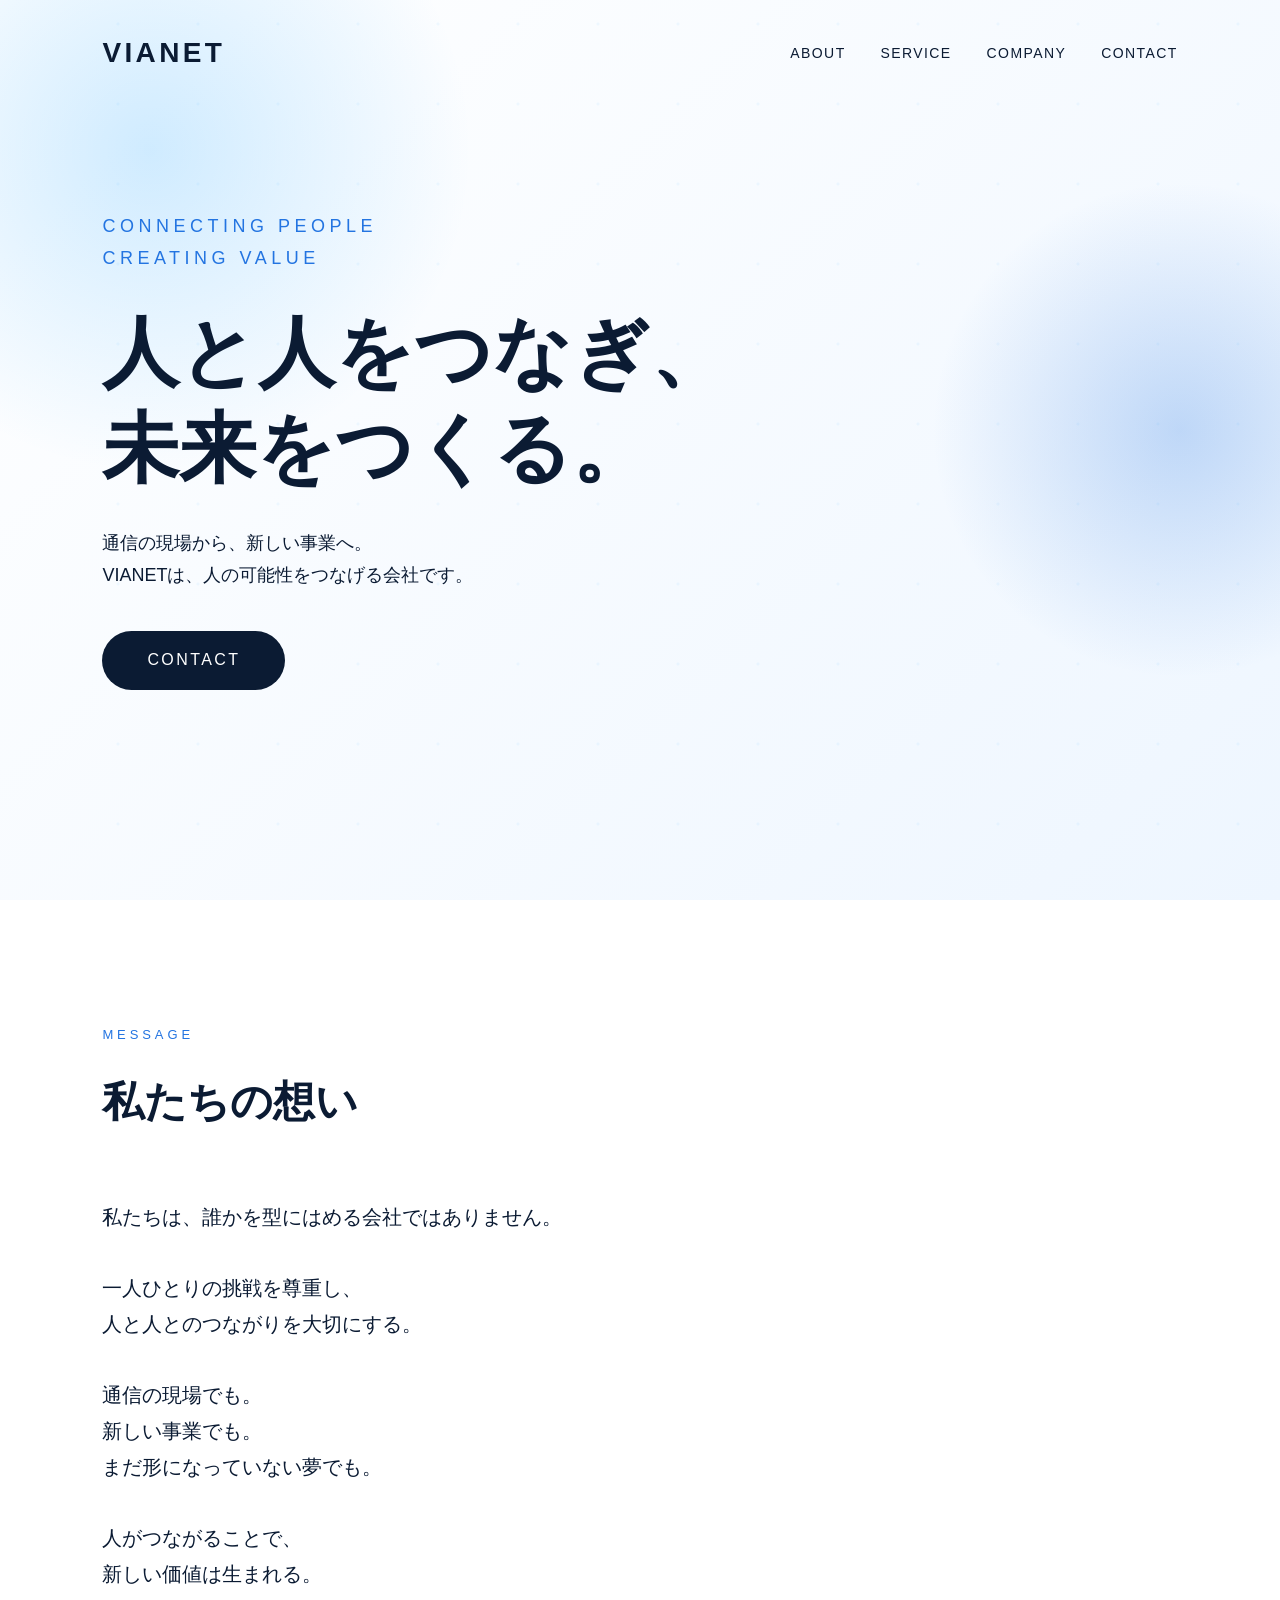
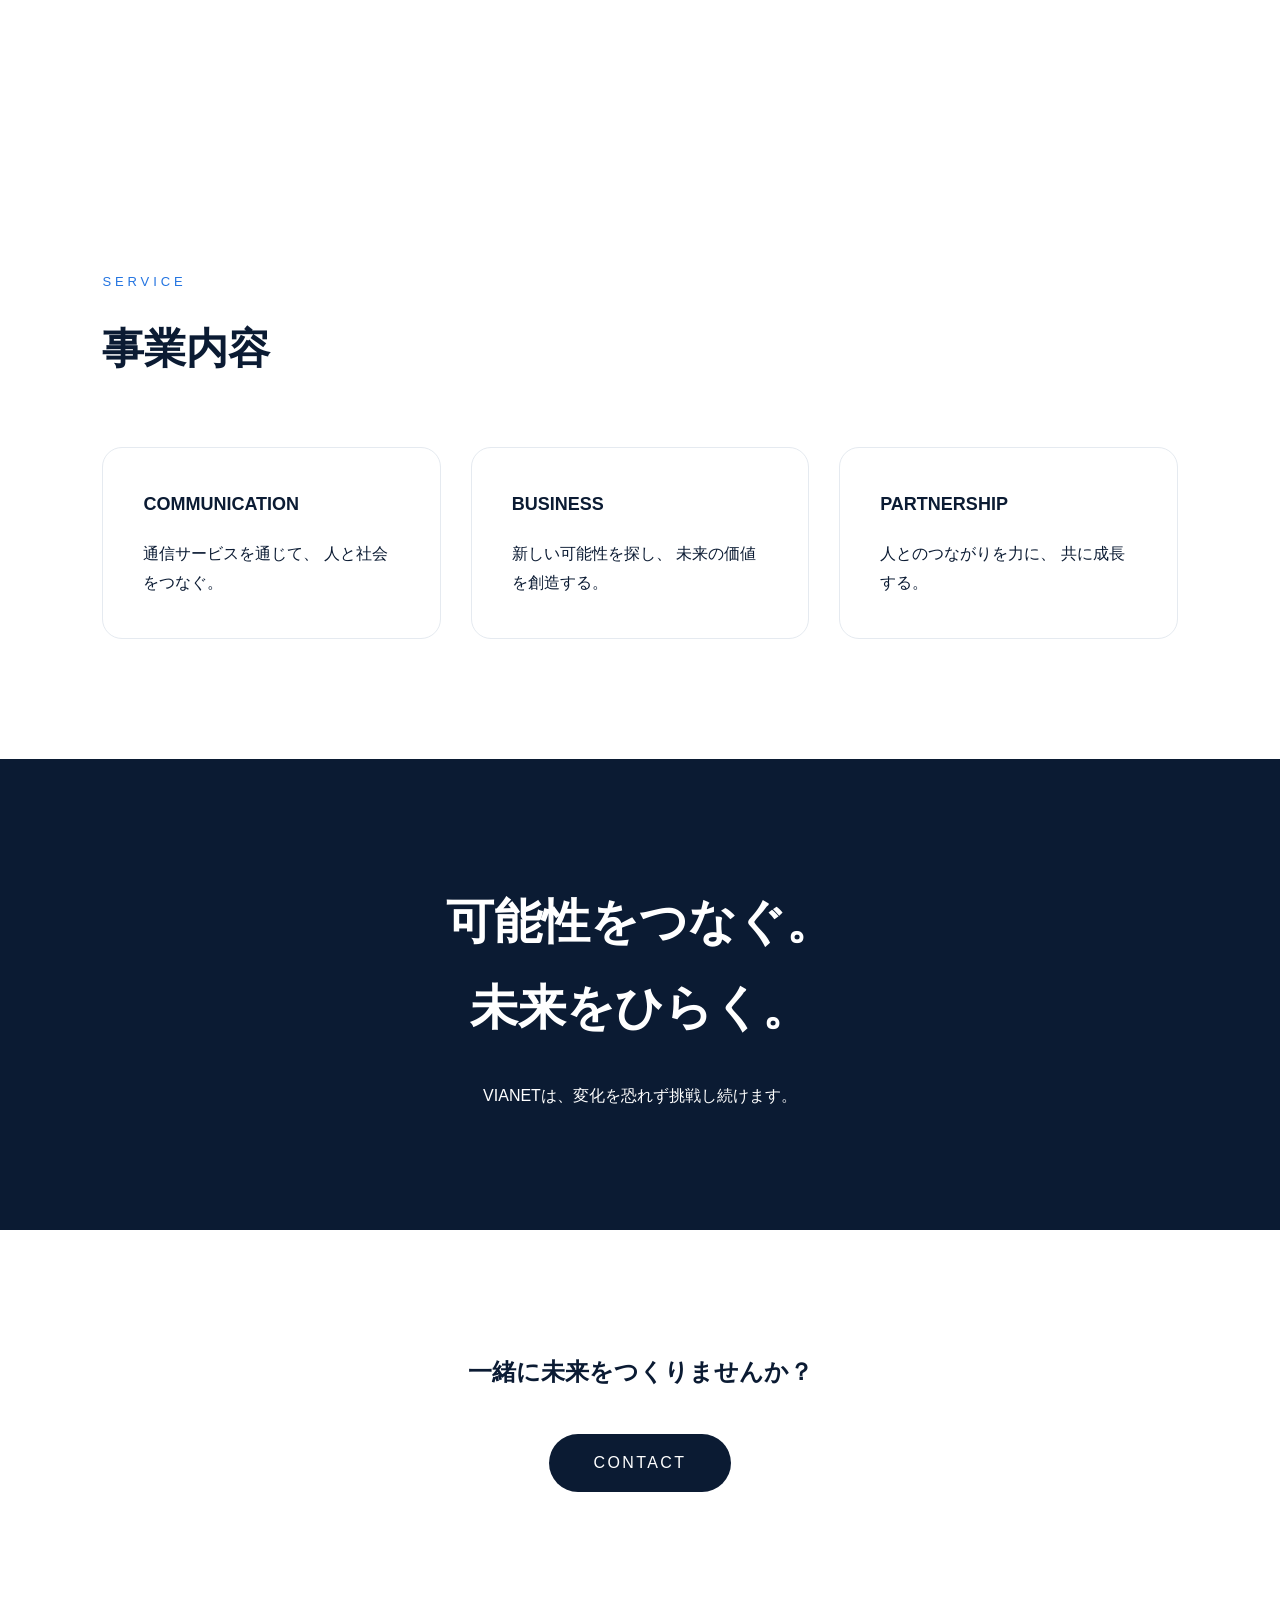
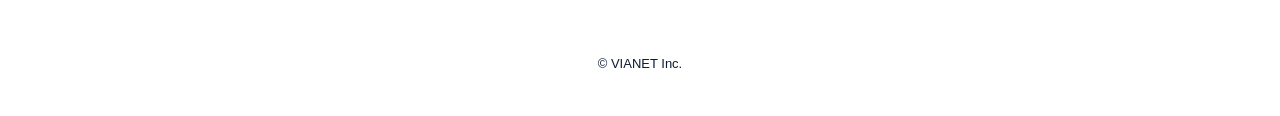
<file: index.html>
<!DOCTYPE html>
<html lang="ja">
<head>
  <meta charset="UTF-8">
  <meta name="viewport" content="width=device-width, initial-scale=1.0">
  <title>VIANET | 人と人をつなぎ、新しい価値を生み出す</title>
  <meta name="description" content="VIANETは通信を軸に、人と人とのつながりから新しい価値を創造する会社です。">
  <link rel="stylesheet" href="css/style.css">
  <link rel="stylesheet" href="css/responsive.css">
</head>
<body>
<header class="header">
  <div class="logo">
    VIANET
  </div>
  <nav>
    <a href="about.html">ABOUT</a>
    <a href="service.html">SERVICE</a>
    <a href="company.html">COMPANY</a>
    <a href="contact.html">CONTACT</a>
  </nav>
<button class="menu-btn" type="button" aria-label="メニューを開く">
  <span></span>
  <span></span>
  <span></span>
</button>
</header>
<div class="mobile-menu">
  <a href="#home">HOME</a>
  <a href="#message">MESSAGE</a>
  <a href="#service">SERVICE</a>
  <a href="#company">COMPANY</a>
  <a href="#contact">CONTACT</a>

</div>
<main>
<section class="hero">
  <div class="hero-glow"></div>
  <div class="hero-content">
<p class="hero-sub hero-fade delay1">
  CONNECTING PEOPLE<br>
  CREATING VALUE
</p>
<h1 class="hero-fade delay2">
  人と人をつなぎ、<br>
  未来をつくる。
</h1>
<p class="hero-fade delay3">
  通信の現場から、新しい事業へ。<br>
  VIANETは、人の可能性をつなげる会社です。
</p>
<a href="contact.html" class="btn hero-fade delay4">
  CONTACT
</a>
  </div>
</section>
<section class="message reveal">
<div class="section-title">
  <span>MESSAGE</span>
  <h2>私たちの想い</h2>
</div>
<div class="message-text">
<p>
私たちは、誰かを型にはめる会社ではありません。
</p>
<p>
一人ひとりの挑戦を尊重し、<br>
人と人とのつながりを大切にする。
</p>
<p>
通信の現場でも。<br>
新しい事業でも。<br>
まだ形になっていない夢でも。
</p>
<p>
人がつながることで、<br>
新しい価値は生まれる。
</p>
</div>
</section>
<section class="service reveal">
<div class="section-title">
<span>SERVICE</span>
<h2>事業内容</h2>
</div>
<div class="cards">
<div class="card reveal delay1">
<h3>COMMUNICATION</h3>
<p>
通信サービスを通じて、
人と社会をつなぐ。
</p>
</div>
<div class="card reveal delay2">
<h3>BUSINESS</h3>
<p>
新しい可能性を探し、
未来の価値を創造する。
</p>
</div>
<div class="card reveal delay3">
<h3>PARTNERSHIP</h3>
<p>
人とのつながりを力に、
共に成長する。
</p>
</div>
</div>
</section>
<section class="vision reveal">
<h2>
可能性をつなぐ。<br>
未来をひらく。
</h2>
<p>
VIANETは、変化を恐れず挑戦し続けます。
</p>
</section>
<section class="contact-area">
<h2>
一緒に未来をつくりませんか？
</h2>
<a href="contact.html" class="btn">
CONTACT
</a>
</section>
</main>
<footer>
<p>
© VIANET Inc.
</p>
</footer>
<script src="js/main.js"></script>
</body>
</html>
</file>
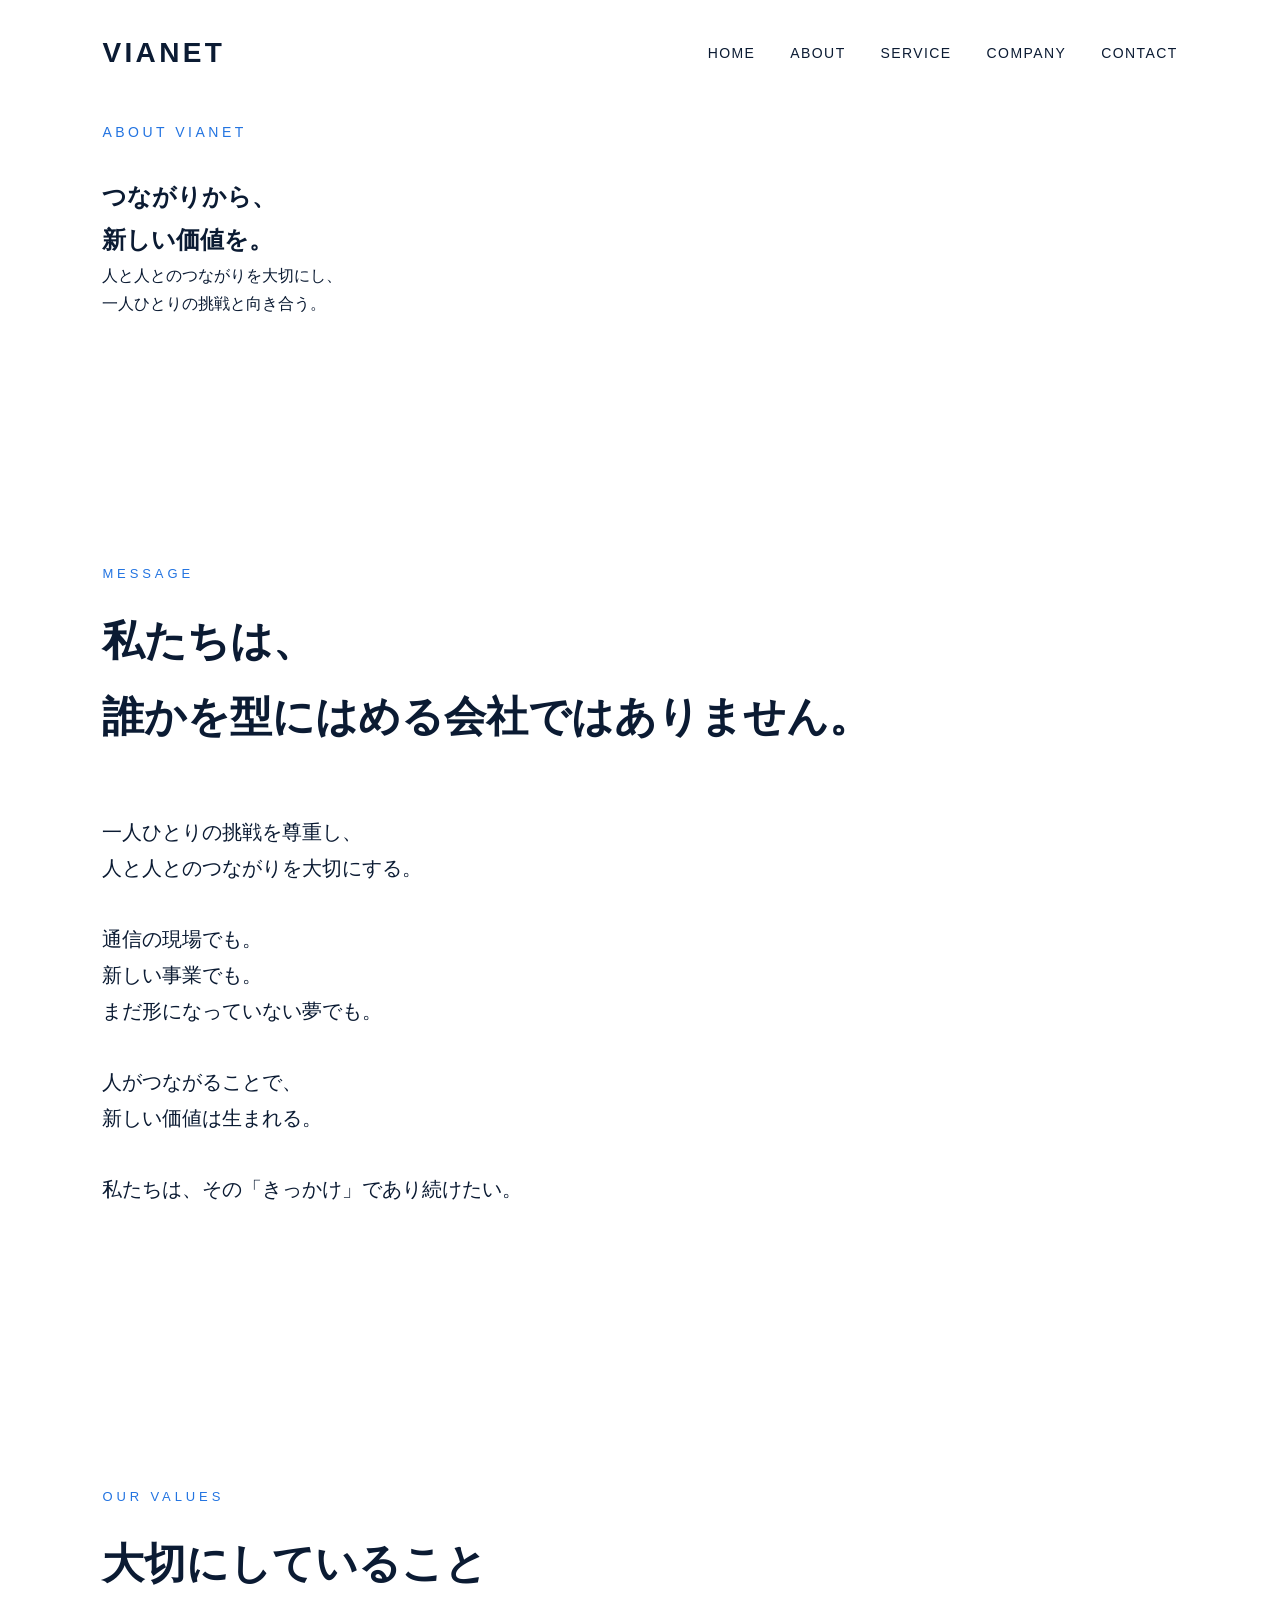
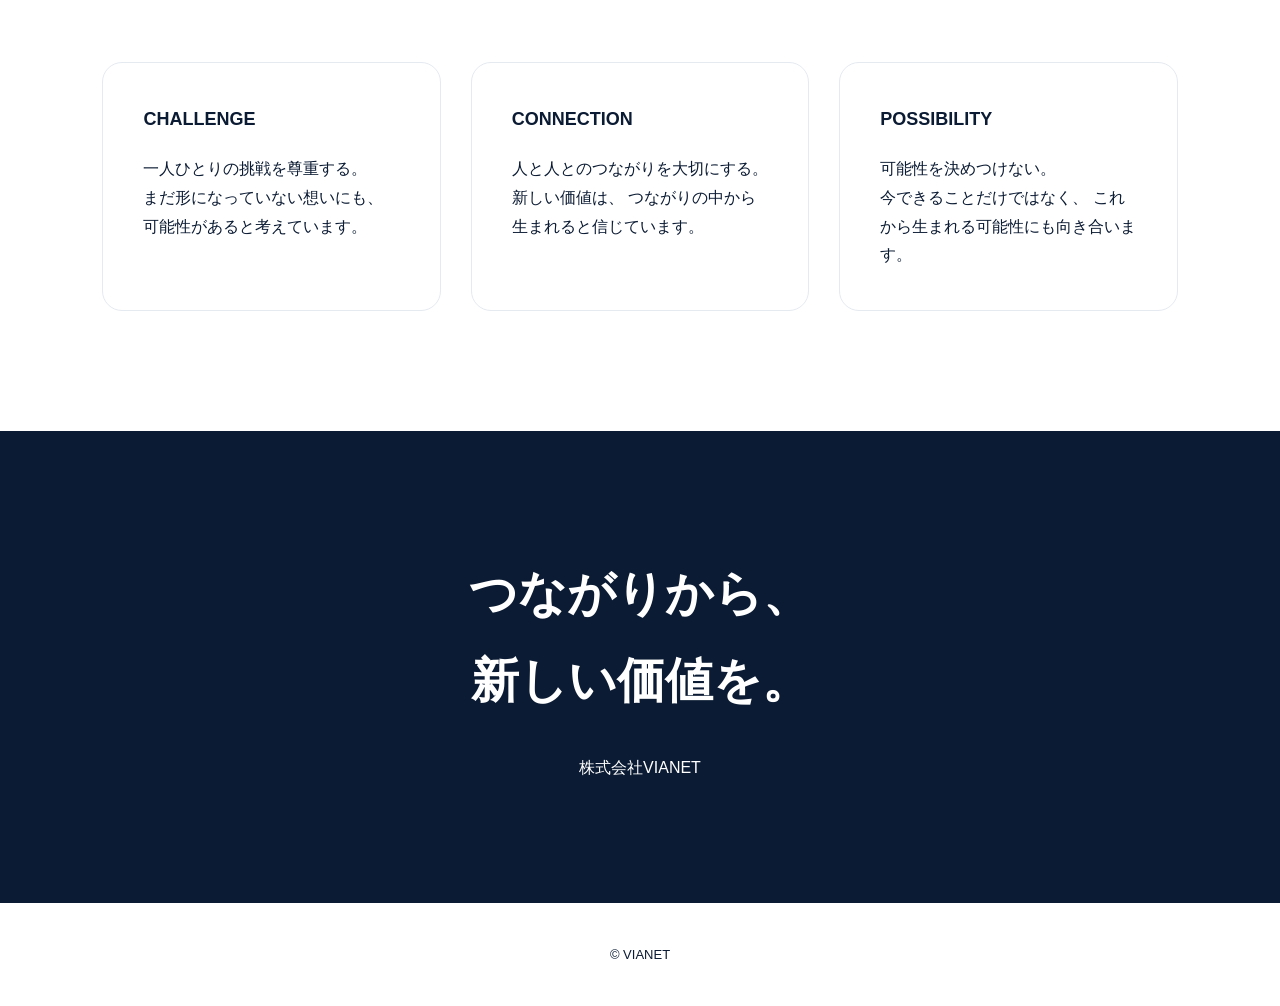
<file: about.html>
<!DOCTYPE html>
<html lang="ja">

<head>
  <meta charset="UTF-8">
  <meta name="viewport" content="width=device-width, initial-scale=1.0">

  <title>ABOUT | VIANET</title>

  <link rel="stylesheet" href="css/style.css">
  <link rel="stylesheet" href="css/responsive.css">
</head>

<body>

  <header class="header">

    <div class="logo">
      VIANET
    </div>

    <nav>
      <a href="index.html#home">HOME</a>
      <a href="about.html">ABOUT</a>
      <a href="service.html">SERVICE</a>
      <a href="company.html">COMPANY</a>
      <a href="contact.html">CONTACT</a>
    </nav>

    <button class="menu-btn" type="button">
      <span></span>
      <span></span>
      <span></span>
    </button>

  </header>


  <div class="mobile-menu">

    <a href="index.html#home">HOME</a>
    <a href="index.html#message">MESSAGE</a>
    <a href="index.html#service">SERVICE</a>
    <a href="index.html#company">COMPANY</a>
    <a href="index.html#contact">CONTACT</a>

  </div>


  <main>

    <section class="about-hero">

      <div class="hero-content">

        <div class="hero-sub">
          ABOUT VIANET
        </div>

        <h1>
          つながりから、<br>
          新しい価値を。
        </h1>

        <p>
          人と人とのつながりを大切にし、<br>
          一人ひとりの挑戦と向き合う。
        </p>

      </div>

    </section>


    <section class="about-message reveal">

      <div class="section-title">

        <span>MESSAGE</span>

        <h2>
          私たちは、<br>
          誰かを型にはめる会社ではありません。
        </h2>

      </div>

      <div class="message-text">

        <p>
          一人ひとりの挑戦を尊重し、<br>
          人と人とのつながりを大切にする。
        </p>

        <p>
          通信の現場でも。<br>
          新しい事業でも。<br>
          まだ形になっていない夢でも。
        </p>

        <p>
          人がつながることで、<br>
          新しい価値は生まれる。
        </p>

        <p>
          私たちは、その「きっかけ」であり続けたい。
        </p>

      </div>

    </section>


    <section class="about-values">

      <div class="section-title">

        <span>OUR VALUES</span>

        <h2>
          大切にしていること
        </h2>

      </div>


      <div class="cards">

        <div class="card reveal delay1">

          <h3>
            CHALLENGE
          </h3>

          <p>
            一人ひとりの挑戦を尊重する。<br>
            まだ形になっていない想いにも、
            可能性があると考えています。
          </p>

        </div>


        <div class="card reveal delay2">

          <h3>
            CONNECTION
          </h3>

          <p>
            人と人とのつながりを大切にする。<br>
            新しい価値は、
            つながりの中から生まれると信じています。
          </p>

        </div>


        <div class="card reveal delay3">

          <h3>
            POSSIBILITY
          </h3>

          <p>
            可能性を決めつけない。<br>
            今できることだけではなく、
            これから生まれる可能性にも向き合います。
          </p>

        </div>

      </div>

    </section>


    <section class="vision">

      <h2>
        つながりから、<br>
        新しい価値を。
      </h2>

      <p>
        株式会社VIANET
      </p>

    </section>

  </main>


  <footer>

    <p>
      © VIANET
    </p>

  </footer>


  <script src="js/main.js"></script>

</body>

</html>
</file>
<file: css/style.css>
* {
    margin: 0;
    padding: 0;
    box-sizing: border-box;
    }

body {
font-family:
“Noto Sans JP”,
sans-serif;
color: #0b1b33;
background: #ffffff;
line-height: 1.8;
}

a {
text-decoration: none;
color: inherit;
}

.header {
width: 100%;
padding: 28px 8%;
display: flex;
justify-content: space-between;
align-items: center;
position: absolute;
top: 0;
z-index: 10;
}

.logo {
font-size: 28px;
font-weight: 800;
letter-spacing: 0.12em;
}

.header nav {
display: flex;
gap: 35px;
font-size: 14px;
letter-spacing: 0.1em;
}

.hero {
min-height: 100vh;
display: flex;
align-items: center;
padding: 0 8%;
background:
linear-gradient(
135deg,
#ffffff 0%,
#eef6ff 100%
);
}

.hero-sub {
font-size: 14px;
letter-spacing: .25em;
color: #2374e1;
margin-bottom: 30px;
}

.hero h1 {
font-size: clamp(42px,6vw,82px);
line-height: 1.25;
margin-bottom: 30px;
}

.hero p {
font-size: 18px;
}

.btn {
display: inline-block;
margin-top: 40px;
padding: 15px 45px;
border-radius: 50px;
background: #0b1b33;
color: white;
letter-spacing: .15em;
}

section {
padding: 120px 8%;
}

.section-title span {
color:#2374e1;
letter-spacing:.3em;
font-size:13px;
}

.section-title h2 {
font-size:42px;
margin-top:15px;
}

.message-text {
margin-top:60px;
font-size:20px;
}

.message-text p {
margin-bottom:35px;
}

.cards {
display:grid;
grid-template-columns:repeat(3,1fr);
gap:30px;
margin-top:60px;
}

.card {
padding:40px;
border:1px solid #e5eaf0;
border-radius:20px;
}

.card h3 {
font-size:18px;
margin-bottom:20px;
}

.vision {
background:#0b1b33;
color:white;
text-align:center;
}

.vision h2 {
font-size:48px;
margin-bottom:30px;
}

.contact-area {
text-align:center;
}

footer {
padding:40px;
text-align:center;
font-size:13px;
}
/* =====================
   HERO LIGHT ANIMATION
===================== */


.hero {
  position: relative;
  overflow: hidden;
}


.hero-glow {

  position: absolute;

  width: 500px;
  height: 500px;

  background:
  radial-gradient(
    circle,
    rgba(35,116,225,0.25),
    transparent 70%
  );


  top:20%;
  right:-150px;


  animation:
  glowMove 8s ease-in-out infinite;

}


.hero-content {
  position: relative;
  z-index: 2;
}



@keyframes glowMove {

0% {

 transform:
 translate(0,0)
 scale(1);

}


50% {

 transform:
 translate(-80px,40px)
 scale(1.2);

}


100% {

 transform:
 translate(0,0)
 scale(1);

}

}
/* =====================
   SCROLL ANIMATION
===================== */


.reveal {

  opacity: 0;

  transform:
  translateY(40px);

  transition:
  1s ease;

}


.reveal.active {

  opacity:1;

  transform:
  translateY(0);

}
/* =====================
   SERVICE CARD DELAY
===================== */


.delay1 {

  transition-delay: 0.1s;

}


.delay2 {

  transition-delay: 0.3s;

}


.delay3 {

  transition-delay: 0.5s;

}
/* =====================
   HERO TEXT ANIMATION
===================== */


.hero-fade {

  opacity: 0;

  transform:
  translateY(30px);

  animation:
  heroShow 1s ease forwards;

}


.hero-fade.delay1 {

  animation-delay:0.3s;

}


.hero-fade.delay2 {

  animation-delay:0.6s;

}


.hero-fade.delay3 {

  animation-delay:0.9s;

}


.hero-fade.delay4 {

  animation-delay:1.2s;

}



@keyframes heroShow {

from {

  opacity:0;

  transform:
  translateY(30px);

}


to {

  opacity:1;

  transform:
  translateY(0);

}

}
/* =====================
   FUTURE NETWORK EFFECT
===================== */


.hero::before {

  content:"";

  position:absolute;

  width:700px;
  height:700px;

  top:-200px;
  left:-200px;


  background:
  radial-gradient(
    circle,
    rgba(0,150,255,0.18),
    transparent 65%
  );


  animation:
  networkPulse 10s ease-in-out infinite;

}


.hero::after {

  content:"";

  position:absolute;

  width:100%;
  height:100%;


  background:
  radial-gradient(
    circle at 20% 30%,
    rgba(0,150,255,0.12) 1px,
    transparent 2px
  );


  background-size:
  80px 80px;


  opacity:.4;

  animation:
  particleMove 20s linear infinite;

}



@keyframes networkPulse {

0%,100% {

transform:scale(1);

}


50% {

transform:scale(1.15);

}

}



@keyframes particleMove {

from {

transform:translateY(0);

}


to {

transform:translateY(-80px);

}

}
/* =====================
   MOBILE MENU
===================== */

.menu-btn {
  display: none;
}

.mobile-menu {
  display: none;
}

@media screen and (max-width: 768px) {

  .menu-btn {
    display: block;
    position: fixed;
    top: 20px;
    right: 20px;
    width: 44px;
    height: 44px;
    padding: 8px;
    background: transparent;
    border: none;
    z-index: 99999;
  }

  .menu-btn span {
    display: block;
    width: 28px;
    height: 2px;
    margin: 6px auto;
    background: #111;
    transition: 0.3s ease;
  }

  .menu-btn.active span:nth-child(1) {
    transform: translateY(8px) rotate(45deg);
  }

  .menu-btn.active span:nth-child(2) {
    opacity: 0;
  }

  .menu-btn.active span:nth-child(3) {
    transform: translateY(-8px) rotate(-45deg);
  }

  .mobile-menu {
    position: fixed;
    top: 0;
    right: 0;
    width: 80%;
    height: 100vh;
    background: #fff;
    z-index: 9999;

    display: flex;
    flex-direction: column;
    justify-content: center;
    gap: 32px;
    padding-left: 40px;

    transform: translateX(100%);
    transition: transform 0.5s ease;
  }

  .mobile-menu.active {
    transform: translateX(0);
  }

}
@media screen and (max-width: 768px) {

  .header {
    z-index: 10000 !important;
  }

}
/* =====================
   SERVICE CARD HOVER
===================== */

.card {
  position: relative;
  overflow: hidden;
  transition:
    transform 0.4s ease,
    box-shadow 0.4s ease,
    border-color 0.4s ease;
}

.card::before {
  content: "";
  position: absolute;
  width: 180px;
  height: 180px;
  top: -90px;
  right: -90px;

  background: radial-gradient(
    circle,
    rgba(35, 116, 225, 0.25),
    transparent 70%
  );

  opacity: 0;
  transition: opacity 0.4s ease;
}

.card:hover {
  transform: translateY(-10px);
  border-color: rgba(35, 116, 225, 0.4);

  box-shadow:
    0 20px 50px rgba(35, 116, 225, 0.12);
}

.card:hover::before {
  opacity: 1;
}
/* =====================
   SERVICE CARD LIGHT
===================== */

.card::after {
  content: "";
  position: absolute;

  top: 0;
  left: -120%;

  width: 60%;
  height: 100%;

  background: linear-gradient(
    90deg,
    transparent,
    rgba(255, 255, 255, 0.45),
    transparent
  );

  transform: skewX(-20deg);
  transition: left 0.7s ease;
}

.card:hover::after {
  left: 130%;
}
</file>
<file: css/responsive.css>
/* ==========================
VIANET Mobile Responsive
========================== */

@media screen and (max-width: 768px) {

/* HEADER */

.header {
padding: 20px 6%;
}

.logo {
font-size: 22px;
letter-spacing: 0.1em;
}

/* NAV */

.header nav {
display: none;
}

/* HERO */

.hero {
min-height: 100svh;
padding: 100px 6% 60px;
}

.hero-content {
width: 100%;
}

.hero-sub {
font-size: 11px;
letter-spacing: .22em;
margin-bottom: 20px;
}

.hero h1 {
font-size: 42px;
line-height: 1.35;
margin-bottom: 25px;
}

.hero p {
font-size: 15px;
line-height: 1.8;
}

/* BUTTON */

.btn {
padding: 14px 36px;
font-size: 13px;
}

/* SECTION */

section {
padding: 75px 6%;
}

.section-title span {
font-size: 11px;
}

.section-title h2 {
font-size: 30px;
}

/* MESSAGE */

.message-text {
margin-top: 35px;
font-size: 16px;
line-height: 2;
}

.message-text p {
margin-bottom: 25px;
}

/* SERVICE */

.cards {
grid-template-columns: 1fr;
gap: 18px;
margin-top: 35px;
}

.card {
padding: 28px;
}

.card h3 {
font-size: 16px;
}

/* VISION */

.vision h2 {
font-size: 32px;
line-height: 1.45;
}

.vision p {
font-size: 14px;
}

/* CONTACT */

.contact-area h2 {
font-size: 26px;
line-height: 1.5;
}

/* FOOTER */

footer {
padding: 30px 15px;
font-size: 12px;
}

}
</file>
